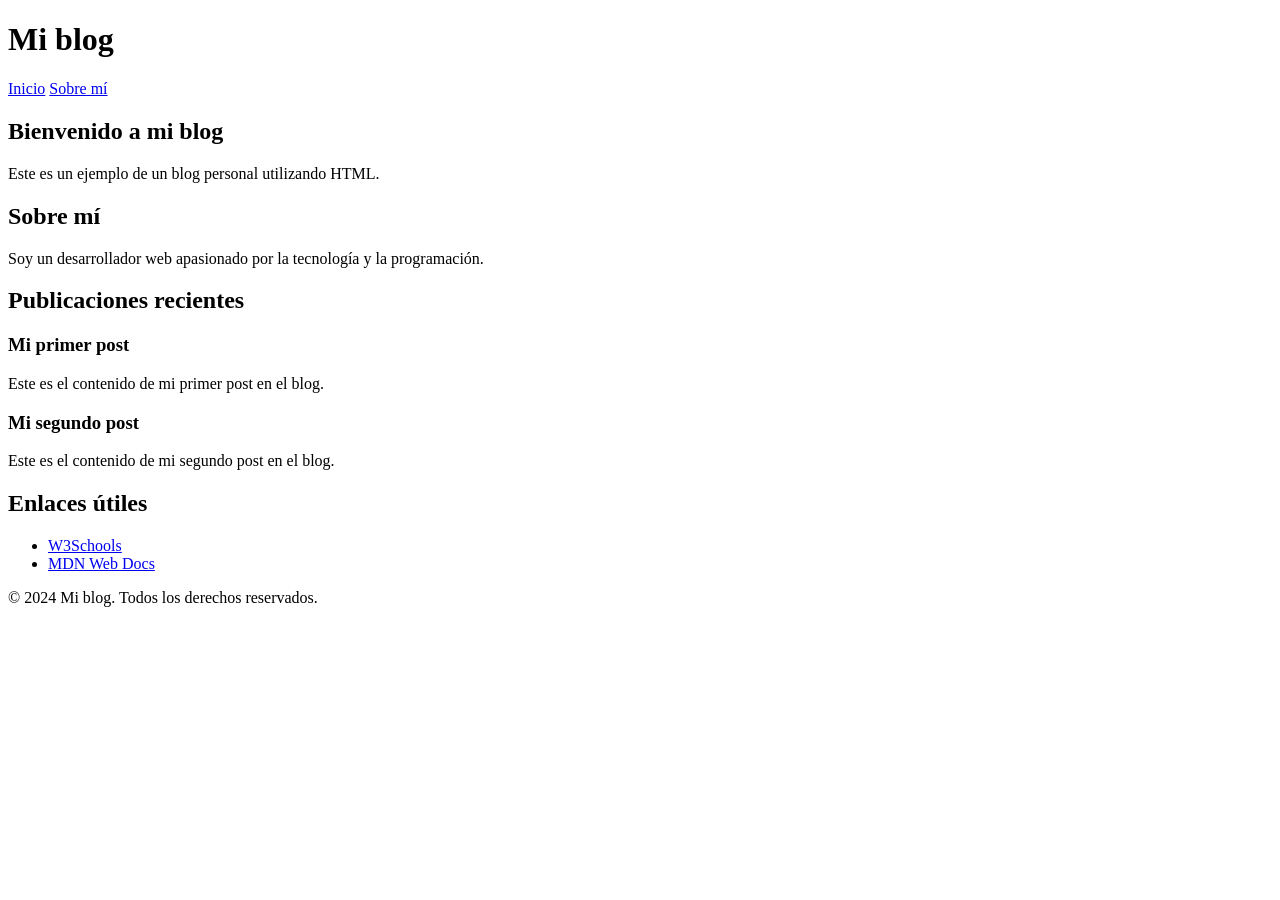
<file: html-basico/blog.html>
<!DOCTYPE html>
<html lang="es">
<head>
    <meta charset="UTF-8">
    <title>Mi blog</title>
</head>
<body>
    <header>
        <h1>Mi blog</h1>
        <nav>
            <a href="#inicio">Inicio</a>
            <a href="#contacto">Sobre mí</a>
        </nav>
    </header>
    <main>
        <section id="inicio">
            <h1>Bienvenido a mi blog</h1>
            <p>Este es un ejemplo de un blog personal utilizando HTML.</p>
        </section>
        <section id="contacto">
            <h2>Sobre mí</h2>
            <p>Soy un desarrollador web apasionado por la tecnología y la programación.</p>
        </section>
        <section id="publicaciones">
            <h2>Publicaciones recientes</h2>
            <article>
                <h3>Mi primer post</h3>
                <p>Este es el contenido de mi primer post en el blog.</p>
            </article>
            <article>
                <h3>Mi segundo post</h3>
                <p>Este es el contenido de mi segundo post en el blog.</p>
            </article>
        </section>
        <aside>
            <h2>Enlaces útiles</h2>
            <ul>
                <li><a href="https://www.w3schools.com/">W3Schools</a></li>
                <li><a href="https://developer.mozilla.org/">MDN Web Docs</a></li>
            </ul>
        </aside>
    </main>
    <footer>
        <p>&copy; 2024 Mi blog. Todos los derechos reservados.</p>
    </footer>
</body>
</file>
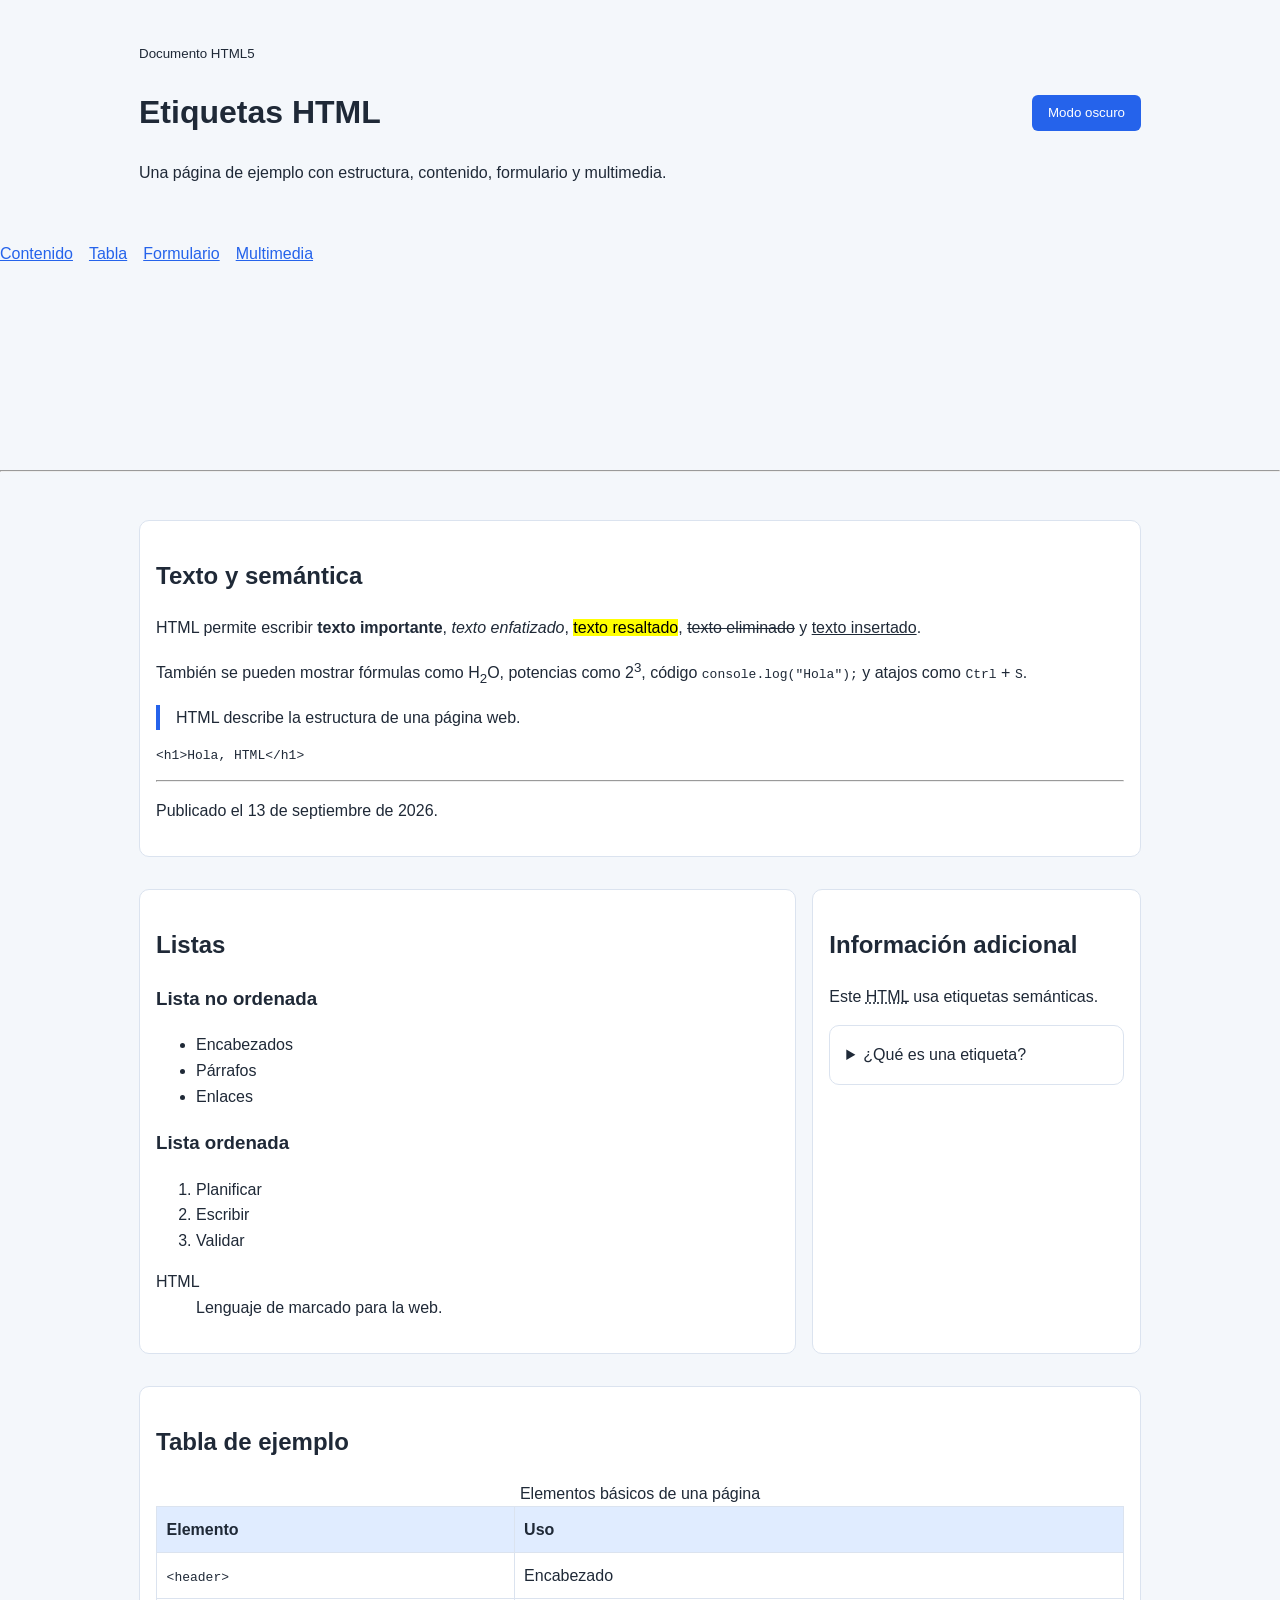
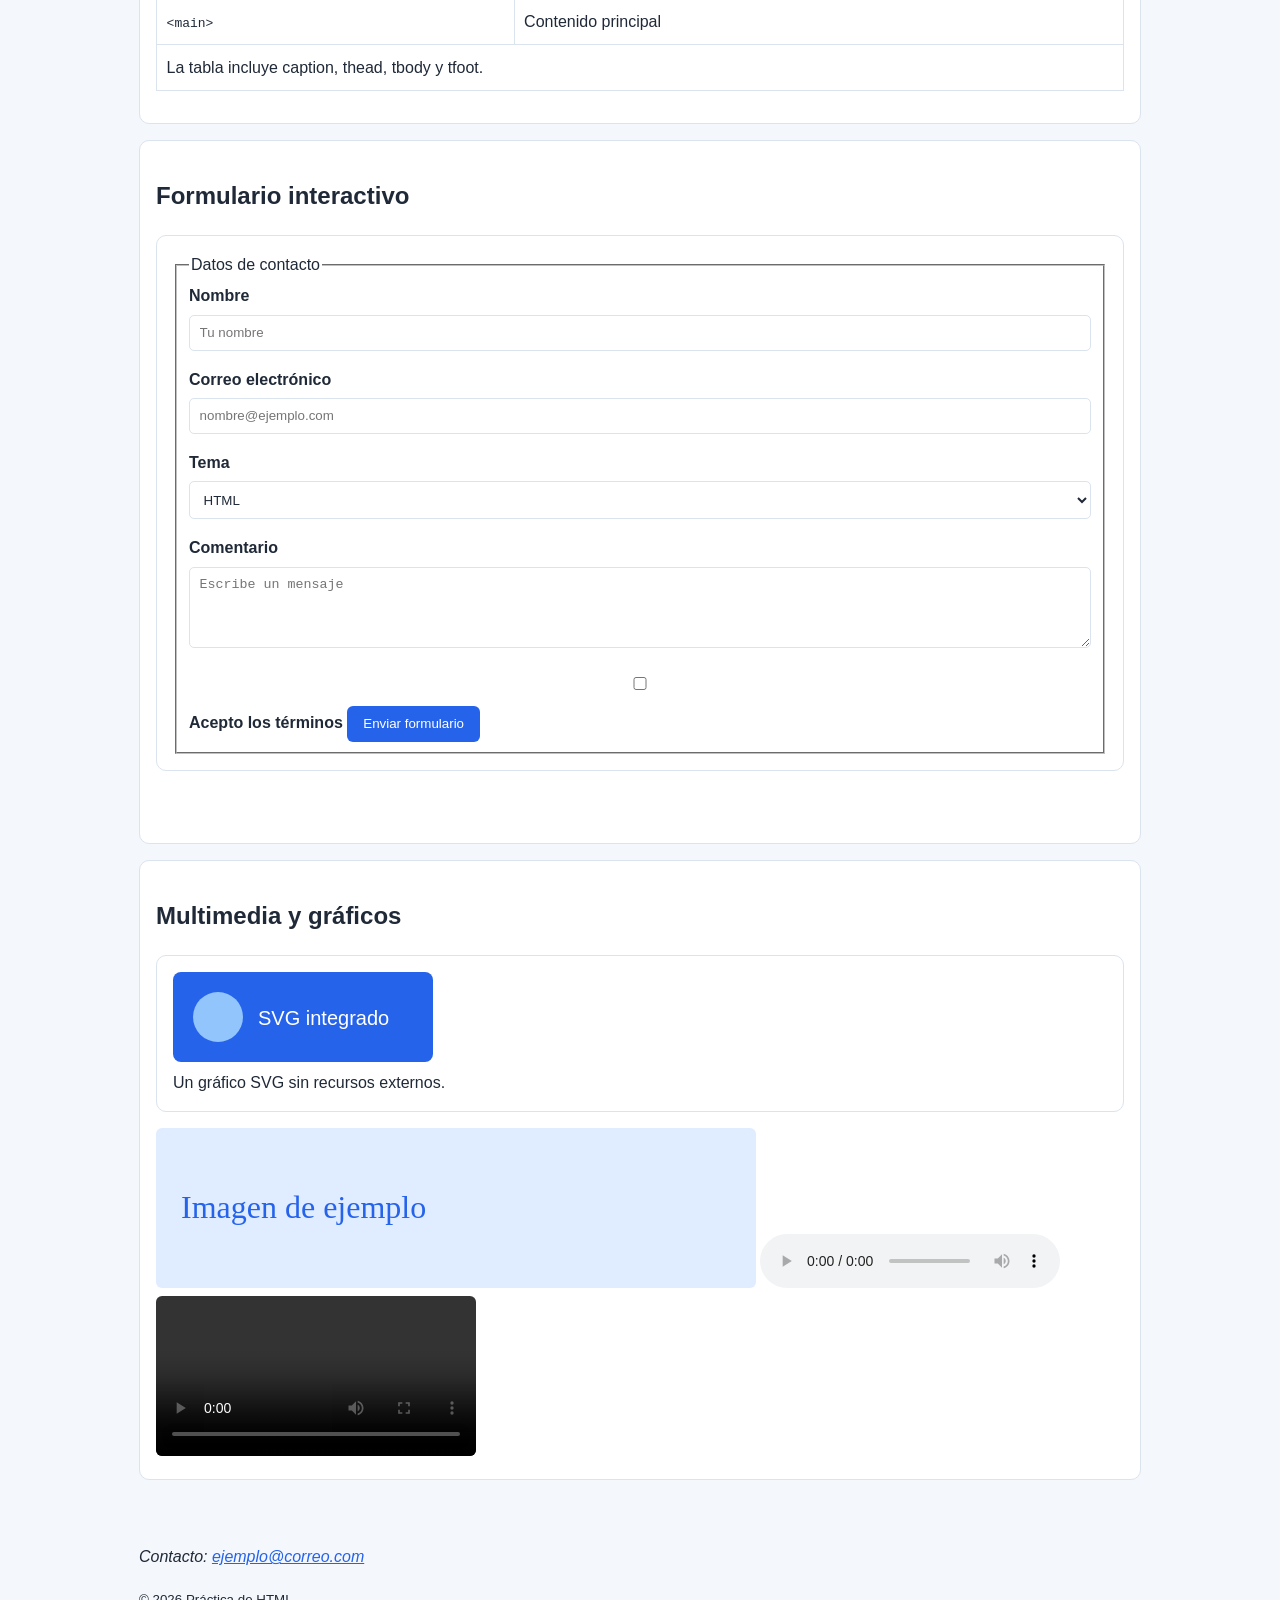
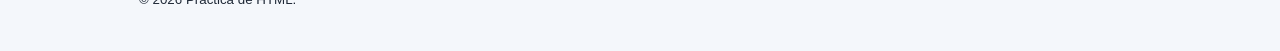
<file: html-basico/index_ia.html>
<!doctype html>
<html lang="es">
<head>
    <meta charset="utf-8">
    <meta name="viewport" content="width=device-width, initial-scale=1">
    <meta name="description" content="Ejemplo de las etiquetas HTML más utilizadas">
    <meta name="author" content="Práctica HTML">
    <title>Guía de etiquetas HTML</title>
    <link rel="stylesheet" href="main.css">
</head>
<body>
    <header>
        <div>
            <p><small>Documento HTML5</small></p>
            <h1>Etiquetas HTML</h1>
            <p>Una página de ejemplo con estructura, contenido, formulario y multimedia.</p>
        </div>
        <button id="tema" type="button" aria-label="Cambiar tema">Modo oscuro</button>
    </header>

    <nav aria-label="Navegación principal">
        <ul>
            <li><a href="#contenido">Contenido</a></li>
            <li><a href="#tabla">Tabla</a></li>
            <li><a href="#formulario">Formulario</a></li>
            <li><a href="#multimedia">Multimedia</a></li>
        </ul>
    </nav>

    <br/>
    <br/>
    <br/>
    <br/>
    <br/>
    <br/>
    <br/>
    <hr/>

    <main id="contenido" name="contenido" class="contenido">
        <section>
            <h2>Texto y semántica</h2>
            <p>HTML permite escribir <strong>texto importante</strong>, <em>texto enfatizado</em>,
                <mark>texto resaltado</mark>, <del>texto eliminado</del> y <ins>texto insertado</ins>.</p>
            <p>También se pueden mostrar fórmulas como H<sub>2</sub>O, potencias como 2<sup>3</sup>,
                código <code>console.log("Hola");</code> y atajos como <kbd>Ctrl</kbd> + <kbd>S</kbd>.</p>
            <blockquote cite="https://developer.mozilla.org/es/docs/Web/HTML">
                HTML describe la estructura de una página web.
            </blockquote>
            <pre><code>&lt;h1&gt;Hola, HTML&lt;/h1&gt;</code></pre>
            <hr>
            <p>Publicado el <time datetime="2026-09-13">13 de septiembre de 2026</time>.</p>
        </section>

        <div class="rejilla">
            <article>
                <h2>Listas</h2>
                <h3>Lista no ordenada</h3>
                <ul>
                    <li>Encabezados</li>
                    <li>Párrafos</li>
                    <li>Enlaces</li>
                </ul>
                <h3>Lista ordenada</h3>
                <ol>
                    <li>Planificar</li>
                    <li>Escribir</li>
                    <li>Validar</li>
                </ol>
                <dl>
                    <dt>HTML</dt>
                    <dd>Lenguaje de marcado para la web.</dd>
                </dl>
            </article>
            <aside>
                <h2>Información adicional</h2>
                <p>Este <abbr title="HyperText Markup Language">HTML</abbr> usa etiquetas semánticas.</p>
                <details>
                    <summary>¿Qué es una etiqueta?</summary>
                    <p>Es una instrucción que define la estructura o el significado del contenido.</p>
                </details>
            </aside>
        </div>

        <section id="tabla">
            <h2>Tabla de ejemplo</h2>
            <table>
                <caption>Elementos básicos de una página</caption>
                <thead>
                    <tr>
                        <th>Elemento</th>
                        <th>Uso</th>
                    </tr>
                </thead>
                <tbody>
                    <tr>
                        <td><code>&lt;header&gt;</code></td>
                        <td>Encabezado</td>
                    </tr>
                    <tr>
                        <td><code>&lt;main&gt;</code></td>
                        <td>Contenido principal</td>
                    </tr>
                </tbody>
                <tfoot>
                    <tr><td colspan="2">La tabla incluye caption, thead, tbody y tfoot.</td></tr>
                </tfoot>
            </table>
        </section>

        <section id="formulario">
            <h2>Formulario interactivo</h2>
            <form id="contacto">
                <fieldset>
                    <legend>Datos de contacto</legend>
                    <label for="nombre">Nombre</label>
                    <input id="nombre" name="nombre" type="text" placeholder="Tu nombre" required>
                    <label for="correo">Correo electrónico</label>
                    <input id="correo" name="correo" type="email" placeholder="nombre@ejemplo.com" required>
                    <label for="categoria">Tema</label>
                    <select id="categoria" name="categoria">
                        <option>HTML</option>
                        <option>CSS</option>
                        <option>JavaScript</option>
                    </select>
                    <label for="comentario">Comentario</label>
                    <textarea id="comentario" name="comentario" rows="4" placeholder="Escribe un mensaje"></textarea>
                    <label><input type="checkbox" required> Acepto los términos</label>
                    <button type="submit">Enviar formulario</button>
                </fieldset>
            </form>
            <p id="resultado" class="mensaje" role="status"></p>
        </section>

        <section id="multimedia">
            <h2>Multimedia y gráficos</h2>
            <figure>
                <svg width="260" height="90" viewBox="0 0 260 90" role="img" aria-label="Gráfico decorativo">
                    <rect width="260" height="90" rx="8" fill="#2563eb"></rect>
                    <circle cx="45" cy="45" r="25" fill="#93c5fd"></circle>
                    <text x="85" y="53" fill="white" font-size="20">SVG integrado</text>
                </svg>
                <figcaption>Un gráfico SVG sin recursos externos.</figcaption>
            </figure>
            <picture><img src="data:image/svg+xml,%3Csvg xmlns='http://www.w3.org/2000/svg' width='600' height='160'%3E%3Crect width='600' height='160' fill='%23e0ecff'/%3E%3Ctext x='25' y='90' font-size='32' fill='%232563eb'%3EImagen de ejemplo%3C/text%3E%3C/svg%3E" alt="Imagen de ejemplo integrada"></picture>
            <audio controls><source src="" type="audio/mpeg">Tu navegador no soporta audio.</audio>
            <video controls width="320"><track kind="captions" srclang="es" label="Español">Tu navegador no soporta video.</video>
        </section>
    </main>

    <footer>
        <address>Contacto: <a href="mailto:ejemplo@correo.com">ejemplo@correo.com</a></address>
        <p><small>&copy; <span id="anio"></span> Práctica de HTML.</small></p>
    </footer>

    <script src="main.js" defer></script>
</body>
</html>
</file>
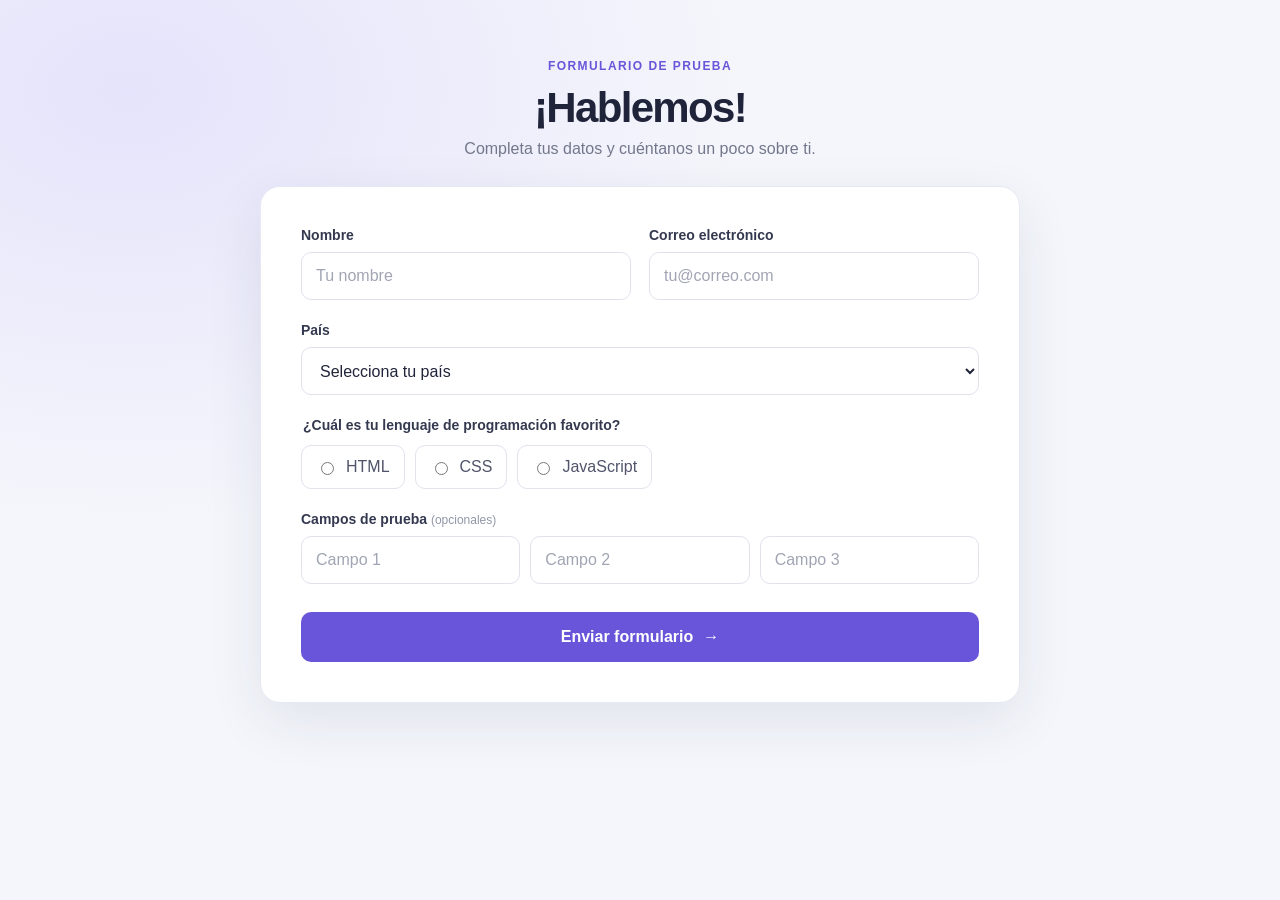
<file: sesion-03-formularios-javascript/demo.html>
<!DOCTYPE html>
<html lang="es">
    <head> 
        
        <meta charset="UTF-8">
        <meta http-equiv="X-UA-Compatible" content="IE=edge">
        <meta name="viewport" content="width=device-width, initial-scale=1.0">
        <title>Formulario de contacto</title>
        <link rel="stylesheet" href="assets/js/bundle/css/demo.css">
    </head>
    <body>
        <main class="page-shell">
            <header class="page-header">
                <span class="eyebrow">Formulario de prueba</span>
                <h1>¡Hablemos!</h1>
                <p>Completa tus datos y cuéntanos un poco sobre ti.</p>
            </header>

            <section class="form-card" aria-label="Formulario de contacto">
                <form id="demoForm" action="demo.php" method="POST">
                    <div class="form-grid">
                        <div class="form-field">
                            <label id="nombreLabel" for="nombre">Nombre</label>
                            <input type="text" id="nombre" name="nombre" placeholder="Tu nombre" autocomplete="name">
                        </div>

                        <div class="form-field">
                            <label id="correoLabel" for="correo">Correo electrónico</label>
                            <input type="email" id="correo" name="correo" placeholder="tu@correo.com" autocomplete="email">
                        </div>

                        <div class="form-field form-field-full">
                            <label id="paisLabel" for="pais">País</label>
                            <select id="pais" name="pais">
                                <option value="">Selecciona tu país</option>
                                <option value="mx">México</option>
                                <option value="us">Estados Unidos</option>
                            </select>
                        </div>

                        <fieldset class="choice-field form-field-full" id="fav_language">
                            <legend id="fav_languageLabel">¿Cuál es tu lenguaje de programación favorito?</legend>
                            <div class="choice-options">
                                <label class="choice-option" for="html">
                                    <input type="radio" id="html" name="fav_language" value="HTML">
                                    <span>HTML</span>
                                </label>
                                <label class="choice-option" for="css">
                                    <input type="radio" id="css" name="fav_language" value="CSS">
                                    <span>CSS</span>
                                </label>
                                <label class="choice-option" for="javascript">
                                    <input type="radio" id="javascript" name="fav_language" value="JavaScript">
                                    <span>JavaScript</span>
                                </label>
                            </div>
                        </fieldset>

                        <div class="form-field form-field-full">
                            <label for="test1">Campos de prueba <span class="optional">(opcionales)</span></label>
                            <div class="form-grid test-fields">
                                <input type="text" id="test1" name="prueba[]" placeholder="Campo 1">
                                <input type="text" id="test2" name="prueba[]" placeholder="Campo 2">
                                <input type="text" id="test3" name="prueba[]" placeholder="Campo 3">
                            </div>
                        </div>
                    </div>

                    <button class="submit-button" type="submit">Enviar formulario <span aria-hidden="true">→</span></button>
                </form>

                <div id="responsePanel" class="response-panel" role="status" aria-live="polite" aria-hidden="true">
                    <div class="response-heading">
                        <span id="responseIcon" class="response-icon" aria-hidden="true"></span>
                        <h2 id="responseTitle"></h2>
                    </div>
                    <p id="responseMessage"></p>
                    <details class="response-details">
                        <summary>Ver respuesta JSON</summary>
                        <pre id="responseJson"></pre>
                    </details>
                </div>
            </section>
        </main>
        <script src="https://code.jquery.com/jquery-3.6.0.min.js"></script>
        <script src="assets/js/bundle/demo.js"></script>
    </body>
</html>
</file>
<file: html-basico/main.css>
:root {
            color-scheme: light;
            --fondo: #f4f7fb;
            --superficie: #ffffff;
            --texto: #1f2937;
            --primario: #2563eb;
            --borde: #dbe3ef;
            --acento: #e0ecff;
        }

        body.oscuro {
            color-scheme: dark;
            --fondo: #111827;
            --superficie: #1f2937;
            --texto: #e5e7eb;
            --primario: #93c5fd;
            --borde: #374151;
            --acento: #243b5e;
        }

        * { box-sizing: border-box; }
        body {
            margin: 0;
            background: var(--fondo);
            color: var(--texto);
            font-family: Arial, sans-serif;
            line-height: 1.6;
        }
        header, main, footer { max-width: 1050px; margin: auto; padding: 1.5rem; }
        header {
            display: flex;
            align-items: center;
            justify-content: space-between;
            gap: 1rem;
        }
        nav ul { display: flex; flex-wrap: wrap; gap: 1rem; list-style: none; padding: 0; }
        nav a, a { color: var(--primario); }
        section, article, aside, form, table, figure, details {
            background: var(--superficie);
            border: 1px solid var(--borde);
            border-radius: 10px;
            padding: 1rem;
            margin: 1rem 0;
        }
        .rejilla { display: grid; grid-template-columns: 2fr 1fr; gap: 1rem; }
        .boton, button { cursor: pointer; border: 0; border-radius: 6px; padding: .65rem 1rem; background: var(--primario); color: white; }
        input, select, textarea { width: 100%; margin: .35rem 0 1rem; padding: .6rem; border: 1px solid var(--borde); border-radius: 5px; background: var(--superficie); color: var(--texto); }
        label { font-weight: bold; }
        table { width: 100%; border-collapse: collapse; }
        th, td { border: 1px solid var(--borde); padding: .6rem; text-align: left; }
        th { background: var(--acento); }
        img, video, iframe { max-width: 100%; border-radius: 6px; }
        blockquote { border-left: 4px solid var(--primario); margin: 1rem 0; padding-left: 1rem; }
        .mensaje { min-height: 1.5rem; font-weight: bold; }
        @media (max-width: 700px) { .rejilla { grid-template-columns: 1fr; } header { display: block; } }
</file>
<file: sesion-03-formularios-javascript/assets/js/bundle/css/demo.css>
* {
    box-sizing: border-box;
}

body {
    min-height: 100vh;
    margin: 0;
    padding: 56px 20px;
    background:
        radial-gradient(ellipse at 10% 10%, rgba(119, 91, 255, 0.12), transparent 38%),
        #f4f6fb;
    color: #20243a;
    font-family: Arial, sans-serif;
}

.page-shell {
    width: min(100%, 760px);
    margin: 0 auto;
}

.page-header {
    margin-bottom: 28px;
    text-align: center;
}

.eyebrow {
    color: #6955d9;
    font-size: 12px;
    font-weight: 700;
    letter-spacing: 0.12em;
    text-transform: uppercase;
}

.page-header h1 {
    margin: 10px 0 8px;
    font-size: clamp(30px, 5vw, 42px);
    letter-spacing: -0.04em;
}

.page-header p {
    margin: 0;
    color: #72778b;
    font-size: 16px;
}

.form-card {
    padding: clamp(22px, 5vw, 40px);
    border: 1px solid #e7e9f2;
    border-radius: 20px;
    background: #fff;
    box-shadow: 0 18px 55px rgba(37, 42, 75, 0.09);
}

.form-grid {
    display: grid;
    grid-template-columns: repeat(2, minmax(0, 1fr));
    gap: 22px 18px;
}

.form-field {
    display: flex;
    min-width: 0;
    flex-direction: column;
    gap: 9px;
}

.form-field-full {
    grid-column: 1 / -1;
}

.form-field > label,
.choice-field legend {
    color: #343950;
    font-size: 14px;
    font-weight: 700;
}

input[type="text"],
input[type="email"],
select {
    width: 100%;
    min-height: 48px;
    padding: 0 14px;
    border: 1px solid #dfe2ec;
    border-radius: 10px;
    outline: none;
    background: #fff;
    color: #20243a;
    font: inherit;
    transition: border-color 150ms ease, box-shadow 150ms ease;
}

input::placeholder {
    color: #a1a5b3;
}

input[type="text"]:focus,
input[type="email"]:focus,
select:focus {
    border-color: #7966e8;
    box-shadow: 0 0 0 3px rgba(121, 102, 232, 0.15);
}

.choice-field {
    min-width: 0;
    margin: 0;
    padding: 0;
    border: 0;
}

.choice-field legend {
    margin-bottom: 12px;
}

.choice-options {
    display: flex;
    flex-wrap: wrap;
    gap: 10px;
}

.choice-option {
    display: inline-flex;
    min-height: 44px;
    align-items: center;
    gap: 9px;
    padding: 0 14px;
    border: 1px solid #e1e3ed;
    border-radius: 10px;
    color: #50556b;
    cursor: pointer;
    transition: border-color 150ms ease, background 150ms ease;
}

.choice-option:has(input:checked) {
    border-color: #7966e8;
    background: #f5f3ff;
    color: #5644c5;
}

.choice-option input {
    accent-color: #6955d9;
}

.test-fields {
    grid-template-columns: repeat(3, minmax(0, 1fr));
    gap: 10px;
}

.optional {
    color: #9297a8;
    font-size: 12px;
    font-weight: 400;
}

.submit-button {
    display: flex;
    width: 100%;
    min-height: 50px;
    align-items: center;
    justify-content: center;
    gap: 10px;
    margin-top: 28px;
    border: 0;
    border-radius: 10px;
    background: #6955d9;
    color: #fff;
    cursor: pointer;
    font: inherit;
    font-weight: 700;
    transition: background 150ms ease, transform 150ms ease;
}

.submit-button:hover {
    transform: translateY(-1px);
    background: #5945c7;
}

.submit-button:focus-visible {
    outline: 3px solid rgba(105, 85, 217, 0.3);
    outline-offset: 3px;
}

.response-panel {
    display: none;
    margin-top: 24px;
    padding: 18px;
    border: 1px solid;
    border-radius: 12px;
}

.response-panel.is-success {
    border-color: #b8e5ca;
    background: #f0fbf4;
    color: #17683a;
}

.response-panel.is-error {
    border-color: #f0c2c2;
    background: #fff5f5;
    color: #a52d2d;
}

.response-heading {
    display: flex;
    align-items: center;
    gap: 10px;
}

.response-heading h2 {
    margin: 0;
    font-size: 16px;
}

.response-icon {
    display: grid;
    width: 24px;
    height: 24px;
    flex: 0 0 24px;
    place-items: center;
    border: 1px solid currentColor;
    border-radius: 50%;
    font-size: 15px;
    font-weight: 700;
}

.is-success .response-icon::before {
    content: "✓";
}

.is-error .response-icon::before {
    content: "!";
}

.response-panel > p {
    margin: 9px 0 0 34px;
    line-height: 1.5;
}

.response-details {
    margin: 16px 0 0 34px;
    color: #4d5364;
}

.response-details summary {
    cursor: pointer;
    font-size: 13px;
    font-weight: 700;
}

.response-details pre {
    overflow-x: auto;
    margin: 10px 0 0;
    padding: 14px;
    border-radius: 8px;
    background: #20243a;
    color: #e6e9f5;
    font: 12px/1.6 Consolas, monospace;
    white-space: pre-wrap;
    overflow-wrap: anywhere;
}

.alert-input {
    border-color: #d73737 !important;
    box-shadow: 0 0 0 3px rgba(215, 55, 55, 0.1);
}

.alert-label,
.choice-field.alert-input legend {
    color: #c22e2e;
}

@media (max-width: 560px) {
    body {
        padding: 34px 14px;
    }

    .form-grid,
    .test-fields {
        grid-template-columns: 1fr;
    }

    .form-field-full {
        grid-column: auto;
    }

    .choice-options {
        flex-direction: column;
    }
}
</file>
